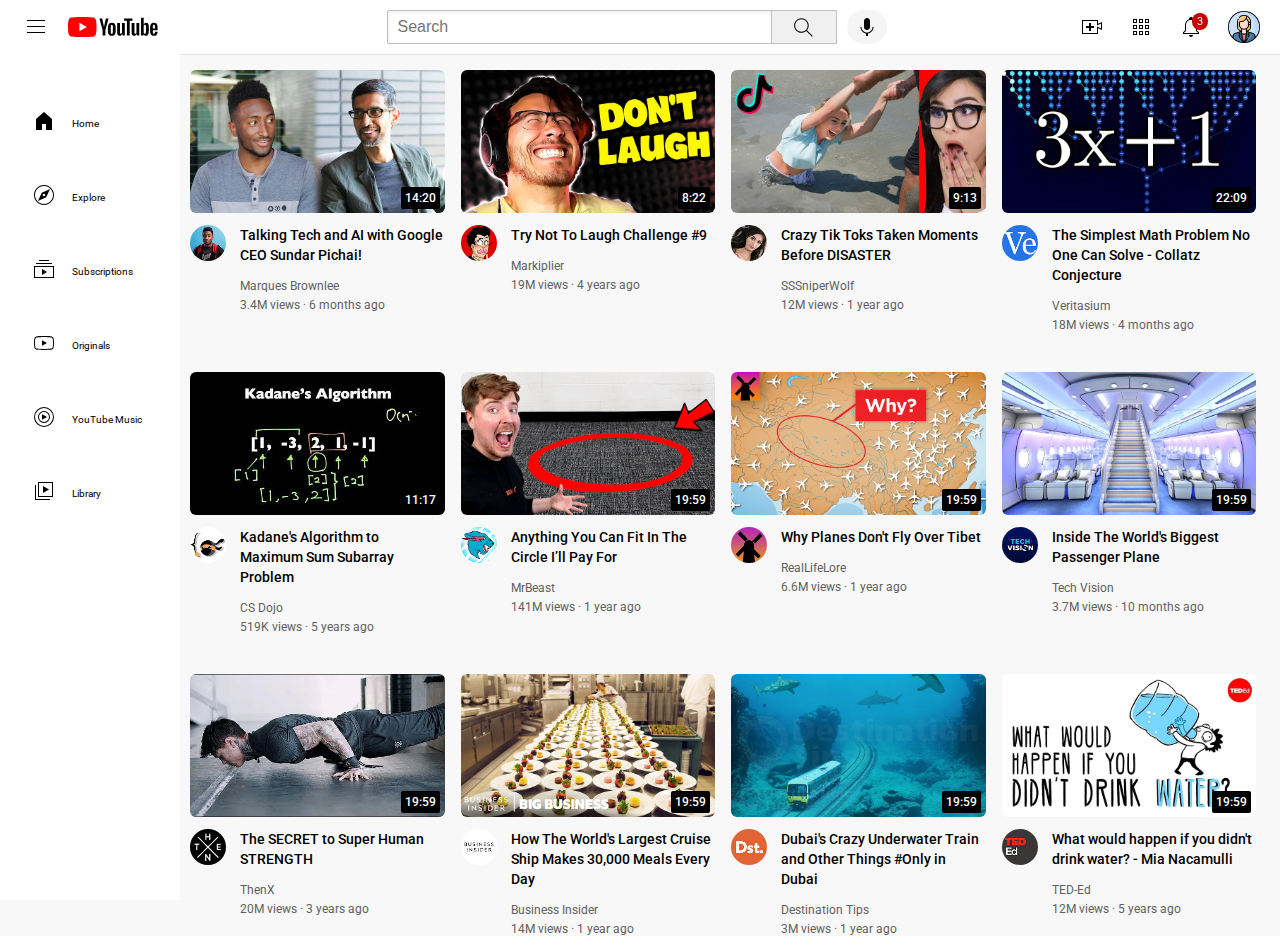
<file: index.html>
<!DOCTYPE html>
<html lang="en">
    <head>
        <meta charset="UTF-8">
        <meta name="author" content="Mariam Abdelazim">
        <meta name="description" content="youtube as my html and css project">
        <meta name="viewport" content="width=device-width, initial-scale=1">
        <link rel="icon" href="youtubeicon.png">
        <link rel="stylesheet" href="Styles/videopre.css">
        <link rel="stylesheet" href="Styles/header.css">
        <link rel="stylesheet" href="Styles/general.css">
        <link rel="stylesheet" href="Styles/sidebar.css">
        <link rel="preconnect" href="https://fonts.googleapis.com">
        <link rel="preconnect" href="https://fonts.gstatic.com" crossorigin>
        <link href="https://fonts.googleapis.com/css2?family=Roboto:wght@400;500;700&display=swap" rel="stylesheet">
        <title>Youtube</title>
    </head>
    <body>
            <header class="head">
                <div class="left-section"><img class="hamburger-menu" src="header/hamburger-menu.svg" alt=""><img class="youtube-logo" src="header/youtube-logo.svg" alt=""></div>
                <div class="middle-section">
                    <input class="search-bar" type="text" placeholder="Search">
                    <button class="search-button">
                        <img class="search-image" src="header/search.svg" alt="search image">
                        <div class="tooltip">Search</div>
                    </button>
                    <button class="voice-search-button">
                        <img class="voice-search-icon" src="header/voice-search-icon.svg" alt="voice search image">
                        <div class="tooltip">Search with your voice</div>
                    </button>
                </div>
                <div class="right-section">
                    <div class="upload-icon-container">
                        <img class="upload-icon" src="header/upload.svg" alt="">
                        <div class="tooltip">Create</div>
                    </div>
                    <div class="youtube-apps-icon-container">
                        <img class="youtube-apps-icon" src="header/youtube-apps.svg" alt="">
                        <div class="tooltip">YouTube apps</div>
                    </div>
                    <div class="notif-div">
                    <img class="notifications-icon" src="header/notifications.svg" alt="">
                    <div class="notif-number">3</div>
                    <div class="tooltip">Notifications</div>
                    </div>
                    <img class="current-user-picture" src="header/profile-icon.png" alt="">
                </div>
            
            </header>
       
            <nav class="sidebar">
               <div class="sidebar-link"><img src="sidebar-icons/home.svg" alt="home icon">
                <div>Home</div>
               </div>
               <div class="sidebar-link">
                <img src="sidebar-icons/explore.svg" alt="explore icon"> <div>Explore</div>
               </div>
               <div class="sidebar-link">
                <img src="sidebar-icons/subscriptions.svg" alt="subscriptions icon">
                <div>Subscriptions</div>
               </div>
               <div class="sidebar-link">
                <img src="sidebar-icons/originals.svg" alt="originals icon"> 
                <div>Originals</div>
               </div>
               <div class="sidebar-link">
                <img src="sidebar-icons/youtube-music.svg" alt="youtube music icon">
                 <div>YouTube Music</div>
               </div>
               <div class="sidebar-link">
                <img src="sidebar-icons/library.svg" alt="library icon"> <div>Library</div>
               </div>
               
            </nav>
            <main>
            <section class="video-grid">
            <div class="video-preview"> <!-- div for the entire video preview -->
                <div class="thumbnail-row"><!--  div for the thumbnail -->
                    <a href="https://www.youtube.com/watch?v=n2RNcPRtAiY"><img class="thumbnail" src="thumbnails/thumbnail-1.webp" alt="Marques Brownlee's thumbnail"></a>
                    <div class="video-time">14:20</div>

                </div>
                <div class="video-info-grid"><!--  div for vertical layout underneath thumbnail! -->
                    <div class="channel-pic"> <!-- div for profile pic for horizontel layout -->
                        <a href="https://www.youtube.com/c/mkbhd">
                        <img class="profile-pic" src="profile-pictures/profile-1.jpeg" alt="Marques Brownlee's profile picture.">
              
                    </a>
                    </div>
                    <div class="video-info"> <!-- div for left of profile pic for horizontel layout! -->
                       <a href="https://www.youtube.com/watch?v=n2RNcPRtAiY">
                        <p class="video-title">
                            Talking Tech and AI with Google CEO  Sundar Pichai!
                        </p>
                       </a>
                
                        <p class="video-author">
                            <a href="https://www.youtube.com/c/mkbhd">Marques Brownlee</a>
                        </p>
                        <p class="video-stats">
                            3.4M views &#183; 6 months ago
                        </p>
                    </div>
                    
                   
                </div>
           
             </div>
                 
            <div class="video-preview"> <!-- div for the entire video preview -->
                <div class="thumbnail-row"><!--  div for the thumbnail -->
                    <a href="https://www.youtube.com/watch?v=mP0RAo9SKZk"><img class="thumbnail" src="thumbnails/thumbnail-2.webp" alt="Markiplier's thumbnail"></a>
                    <div class="video-time">8:22</div>
                </div>
                <div class="video-info-grid"><!--  div for vertical layout underneath thumbnail! -->
                    <div class="channel-pic"> <!-- div for profile pic for horizontel layout -->
                        <a href="https://www.youtube.com/@markiplier">
                        <img class="profile-pic" src="profile-pictures/profile-2.jpeg" alt="Markiplier's profile picture.">
                        </a>
                    </div>
                    <div class="video-info"> <!-- div for left of profile pic for horizontel layout! -->
                        <a href="https://www.youtube.com/watch?v=mP0RAo9SKZk">
                        <p class="video-title">
                            Try Not To Laugh Challenge #9
                        </p>
                       </a>
                        <p class="video-author">
                            <a href="https://www.youtube.com/@markiplier">Markiplier</a>
                        </p>
                        <p class="video-stats">
                            19M views &#183; 4 years ago
                        </p>
                    </div>
                    
                   
                </div>
           
             </div>
           
            <div class="video-preview"> <!-- div for the entire video preview -->
                <div class="thumbnail-row"><!--  div for the thumbnail -->
                    <a href="https://www.youtube.com/watch?v=FgjPQQeTh1w"><img class="thumbnail" src="thumbnails/thumbnail-3.webp" alt="SSSniperWolf's thumbnail"></a>
                    <div class="video-time">9:13</div>
                </div>
                <div class="video-info-grid"><!--  div for vertical layout underneath thumbnail! -->
                    <div class="channel-pic"> <!-- div for profile pic for horizontel layout -->
                        <a href="https://www.youtube.com/user/SSSniperWolf">
                        <img class="profile-pic" src="profile-pictures/profile-3.jpeg" alt="SSSniperWolf's profile picture.">
                        </a>
                    </div>
                    <div class="video-info"> <!-- div for left of profile pic for horizontel layout! -->
                        <a href="https://www.youtube.com/watch?v=FgjPQQeTh1w">
                        <p class="video-title">
                        Crazy Tik Toks Taken Moments Before DISASTER
                        </p>
                        </a>
                        <p class="video-author">
                            <a href="https://www.youtube.com/user/SSSniperWolf">SSSniperWolf</a>
                        </p>
                        <p class="video-stats">
                            12M views &#183; 1 year ago
                        </p>
                    </div>
                    
                   
                </div>
           
             </div>
                 
            <div class="video-preview"> <!-- div for the entire video preview -->
                <div class="thumbnail-row"><!--  div for the thumbnail -->
                    <a href="https://www.youtube.com/watch?v=094y1Z2wpJg"><img class="thumbnail" src="thumbnails/thumbnail-4.webp" alt="Veritasium's thumbnail"></a>
                    <div class="video-time">22:09</div>
                </div>
                <div class="video-info-grid"><!--  div for vertical layout underneath thumbnail! -->
                    <div class="channel-pic"> <!-- div for profile pic for horizontel layout -->
                        <a href="https://www.youtube.com/c/veritasium">
                        <img class="profile-pic" src="profile-pictures/profile-4.jpeg" alt="Veritasium's profile picture.">
                        </a>
                    </div>
                    <div class="video-info"> <!-- div for left of profile pic for horizontel layout! -->
                        <a href="https://www.youtube.com/watch?v=094y1Z2wpJg">
                        <p class="video-title">
                            The Simplest Math Problem No One Can Solve - Collatz Conjecture
                        </p>
                        </a>
                        <p class="video-author">
                            <a href="https://www.youtube.com/c/veritasium">Veritasium</a>
                        </p>
                        <p class="video-stats">
                            18M views &#183; 4 months ago
                        </p>
                    </div>
                    
                   
                </div>
           
             </div>
            <div class="video-preview"> <!-- div for the entire video preview -->
                <div class="thumbnail-row"><!--  div for the thumbnail -->
                    <a href="https://www.youtube.com/watch?v=86CQq3pKSUw"><img class="thumbnail" src="thumbnails/thumbnail-5.webp" alt="CS Dojo's thumbnail"></a>
                    <div class="video-time">11:17</div>
                </div>
                <div class="video-info-grid"><!--  div for vertical layout underneath thumbnail! -->
                    <div class="channel-pic"> <!-- div for profile pic for horizontel layout -->
                        <a href="https://www.youtube.com/c/CSDojo">
                        <img class="profile-pic" src="profile-pictures/profile-5.jpeg" alt="CS Dojo's profile picture.">
                       </a>
                    </div>
                    <div class="video-info"> <!-- div for left of profile pic for horizontel layout! -->
                        <a href="https://www.youtube.com/watch?v=86CQq3pKSUw">
                        <p class="video-title">
                            Kadane's Algorithm to Maximum Sum Subarray Problem
                        </p>
                    </a>
                        <p class="video-author">
                            <a href="https://www.youtube.com/c/CSDojo">CS Dojo</a>
                        </p>
                        <p class="video-stats">
                            519K views &#183; 5 years ago
                        </p>
                    </div>
                    
                   
                </div>
           
             </div>
                 
            <div class="video-preview"> <!-- div for the entire video preview -->
                <div class="thumbnail-row"><!--  div for the thumbnail -->
                    <a href="https://www.youtube.com/watch?v=yXWw0_UfSFg"><img class="thumbnail" src="thumbnails/thumbnail-6.webp" alt="MrBeast's thumbnail"></a>
                    <div class="video-time">19:59</div>
                </div>
                <div class="video-info-grid"><!--  div for vertical layout underneath thumbnail! -->
                    <div class="channel-pic"> <!-- div for profile pic for horizontel layout -->
                        <a href="https://www.youtube.com/channel/UCX6OQ3DkcsbYNE6H8uQQuVA">
                        <img class="profile-pic" src="profile-pictures/profile-6.jpeg" alt="MrBeast's profile picture.">
                        </a>
                    </div>
                    <div class="video-info"> <!-- div for left of profile pic for horizontel layout! -->
                        <a href="https://www.youtube.com/watch?v=yXWw0_UfSFg">
                        <p class="video-title">
                            Anything You Can Fit In The Circle I’ll Pay For
                        </p>
                        </a>
                        <p class="video-author">
                            <a href="https://www.youtube.com/channel/UCX6OQ3DkcsbYNE6H8uQQuVA">MrBeast</a>
                        </p>
                        <p class="video-stats">
                            141M views &#183; 1 year ago
                        </p>
                    </div>
                    
                   
                </div>
           
             </div>
            <div class="video-preview"> <!-- div for the entire video preview -->
                <div class="thumbnail-row"><!--  div for the thumbnail -->
                    <a href="https://www.youtube.com/watch?v=fNVa1qMbF9Y"><img class="thumbnail" src="thumbnails/thumbnail-7.webp" alt="RealLifeLore's thumbnail"></a>
                    <div class="video-time">19:59</div>
                </div>
                <div class="video-info-grid"><!--  div for vertical layout underneath thumbnail! -->
                    <div class="channel-pic"> <!-- div for profile pic for horizontel layout -->
                        <a href="https://www.youtube.com/channel/UCP5tjEmvPItGyLhmjdwP7Ww">
                        <img class="profile-pic" src="profile-pictures/profile-7.jpeg" alt="RealLifeLore's profile picture.">
                        </a>
                    </div>
                    <div class="video-info"> <!-- div for left of profile pic for horizontel layout! -->
                        <a href="https://www.youtube.com/watch?v=fNVa1qMbF9Y">
                        <p class="video-title">
                            Why Planes Don't Fly Over Tibet
                        </p>
                        </a>
                        <p class="video-author">
                            <a href="https://www.youtube.com/channel/UCP5tjEmvPItGyLhmjdwP7Ww">RealLifeLore</a>
                        </p>
                        <p class="video-stats">
                            6.6M views &#183; 1 year ago
                        </p>
                    </div>
                    
                   
                </div>
           
             </div>
            <div class="video-preview"> <!-- div for the entire video preview -->
                <div class="thumbnail-row"><!--  div for the thumbnail -->
                    <a href="https://www.youtube.com/watch?v=lFm4EM1juls"><img class="thumbnail" src="thumbnails/thumbnail-8.webp" alt="Tech Vision's thumbnail"></a>
                    <div class="video-time">19:59</div>
                </div>
                <div class="video-info-grid"><!--  div for vertical layout underneath thumbnail! -->
                    <div class="channel-pic"> <!-- div for profile pic for horizontel layout -->
                        <a href="https://www.youtube.com/channel/UCHAK6CyegY22Zj2GWrcaIxg">
                        <img class="profile-pic" src="profile-pictures/profile-8.jpeg" alt="Tech Vision's profile picture.">
                        </a>
                    </div>
                    <div class="video-info"> <!-- div for left of profile pic for horizontel layout! -->
                        <a href="https://www.youtube.com/watch?v=lFm4EM1juls">
                        <p class="video-title">
                            Inside The World's Biggest Passenger Plane
                        </p>
                        </a>
                        <p class="video-author">
                            <a href="https://www.youtube.com/channel/UCHAK6CyegY22Zj2GWrcaIxg">Tech Vision</a>
                        </p>
                        <p class="video-stats">
                            3.7M views &#183; 10 months ago
                        </p>
                    </div>
                    
                   
                </div>
           
             </div>
            <div class="video-preview"> <!-- div for the entire video preview -->
                <div class="thumbnail-row"><!--  div for the thumbnail -->
                    <a href="https://www.youtube.com/watch?v=ixmxOlcrlUc"><img class="thumbnail" src="thumbnails/thumbnail-9.webp" alt="ThenX's thumbnail"></a>
                    <div class="video-time">19:59</div>
                </div>
                <div class="video-info-grid"><!--  div for vertical layout underneath thumbnail! -->
                    <div class="channel-pic"> <!-- div for profile pic for horizontel layout -->
                        <a href="https://www.youtube.com/c/OFFICIALTHENXSTUDIOS">
                        <img class="profile-pic" src="profile-pictures/profile-9.jpeg" alt="ThenX's profile picture.">
                        </a>
                    </div>
                    <div class="video-info"> <!-- div for left of profile pic for horizontel layout! -->
                        <a href="https://www.youtube.com/watch?v=ixmxOlcrlUc">
                        <p class="video-title">
                            The SECRET to Super Human STRENGTH
                        </p>
                        </a>
                        <p class="video-author">
                            <a href="https://www.youtube.com/c/OFFICIALTHENXSTUDIOS">ThenX</a>
                        </p>
                        <p class="video-stats">
                            20M views &#183; 3 years ago
                        </p>
                    </div>
                    
                   
                </div>
           
             </div>
            <div class="video-preview"> <!-- div for the entire video preview -->
                <div class="thumbnail-row"><!--  div for the thumbnail -->
                    <a href="https://www.youtube.com/watch?v=R2vXbFp5C9o"><img class="thumbnail" src="thumbnails/thumbnail-10.webp" alt="Business Insider's thumbnail"></a>
                    <div class="video-time">19:59</div>
                </div>
                <div class="video-info-grid"><!--  div for vertical layout underneath thumbnail! -->
                    <div class="channel-pic"> <!-- div for profile pic for horizontel layout -->
                        <a href="https://www.youtube.com/user/businessinsider">
                        <img class="profile-pic" src="profile-pictures/profile-10.jpeg" alt="Business Insider's profile picture.">
                        </a>
                    </div>
                    <div class="video-info"> <!-- div for left of profile pic for horizontel layout! -->
                        <a href="https://www.youtube.com/watch?v=R2vXbFp5C9o">
                        <p class="video-title">
                            How The World's Largest Cruise Ship Makes 30,000 Meals Every Day
                        </p>
                        </a>
                        <p class="video-author">
                            <a href="https://www.youtube.com/user/businessinsider">Business Insider</a>
                        </p>
                        <p class="video-stats">
                            14M views &#183; 1 year ago
                        </p>
                    </div>
                    
                   
                </div>
           
             </div>
            <div class="video-preview"> <!-- div for the entire video preview -->
                <div class="thumbnail-row"><!--  div for the thumbnail -->
                    <a href="https://www.youtube.com/watch?v=0nZuYyXET3s"><img class="thumbnail" src="thumbnails/thumbnail-11.webp" alt="Destination Tips's thumbnail"></a>
                    <div class="video-time">19:59</div>
                </div>
                <div class="video-info-grid"><!--  div for vertical layout underneath thumbnail! -->
                    <div class="channel-pic"> <!-- div for profile pic for horizontel layout -->
                        <a href="https://www.youtube.com/c/Destinationtips">
                        <img class="profile-pic" src="profile-pictures/profile-11.jpeg" alt="Destination Tips's profile picture.">
                        </a>
                    </div>
                    <div class="video-info"> <!-- div for left of profile pic for horizontel layout! -->
                        <a href="https://www.youtube.com/watch?v=0nZuYyXET3s">
                        <p class="video-title">    
                            Dubai's Crazy Underwater Train and Other Things #Only in Dubai
                        </p>
                        </a>
                        <p class="video-author">
                            <a href="https://www.youtube.com/c/Destinationtips">Destination Tips</a>
                        </p>
                        <p class="video-stats">
                            3M views &#183; 1 year ago
                        </p>
                    </div>
                    
                   
                </div>
           
             </div>
            <div class="video-preview"> <!-- div for the entire video preview -->
                <div class="thumbnail-row"><!--  div for the thumbnail -->
                    <a href="https://www.youtube.com/watch?v=9iMGFqMmUFs"><img class="thumbnail" src="thumbnails/thumbnail-12.webp" alt="TED-Ed's thumbnail"></a>
                    <div class="video-time">19:59</div>
                </div>
                <div class="video-info-grid"><!--  div for vertical layout underneath thumbnail! -->
                    <div class="channel-pic"> <!-- div for profile pic for horizontel layout -->
                        <a href="https://www.youtube.com/teded">
                        <img class="profile-pic" src="profile-pictures/profile-12.jpeg" alt="TED-Ed's profile picture.">
                        </a>
                    </div>
                    <div class="video-info"> <!-- div for left of profile pic for horizontel layout! -->
                        <a href="https://www.youtube.com/watch?v=9iMGFqMmUFs">
                        <p class="video-title">    
                            What would happen if you didn&#39;t drink water? - Mia Nacamulli
                        </p>
                        </a>
                        <p class="video-author">
                            <a href="https://www.youtube.com/teded">TED-Ed</a>
                        </p>
                        <p class="video-stats">
                            12M views &#183; 5 years ago
                        </p>
                    </div>
                    
                   
                </div>
           
             </div>

            </section>

             </main>

    </body>
</html>
</file>
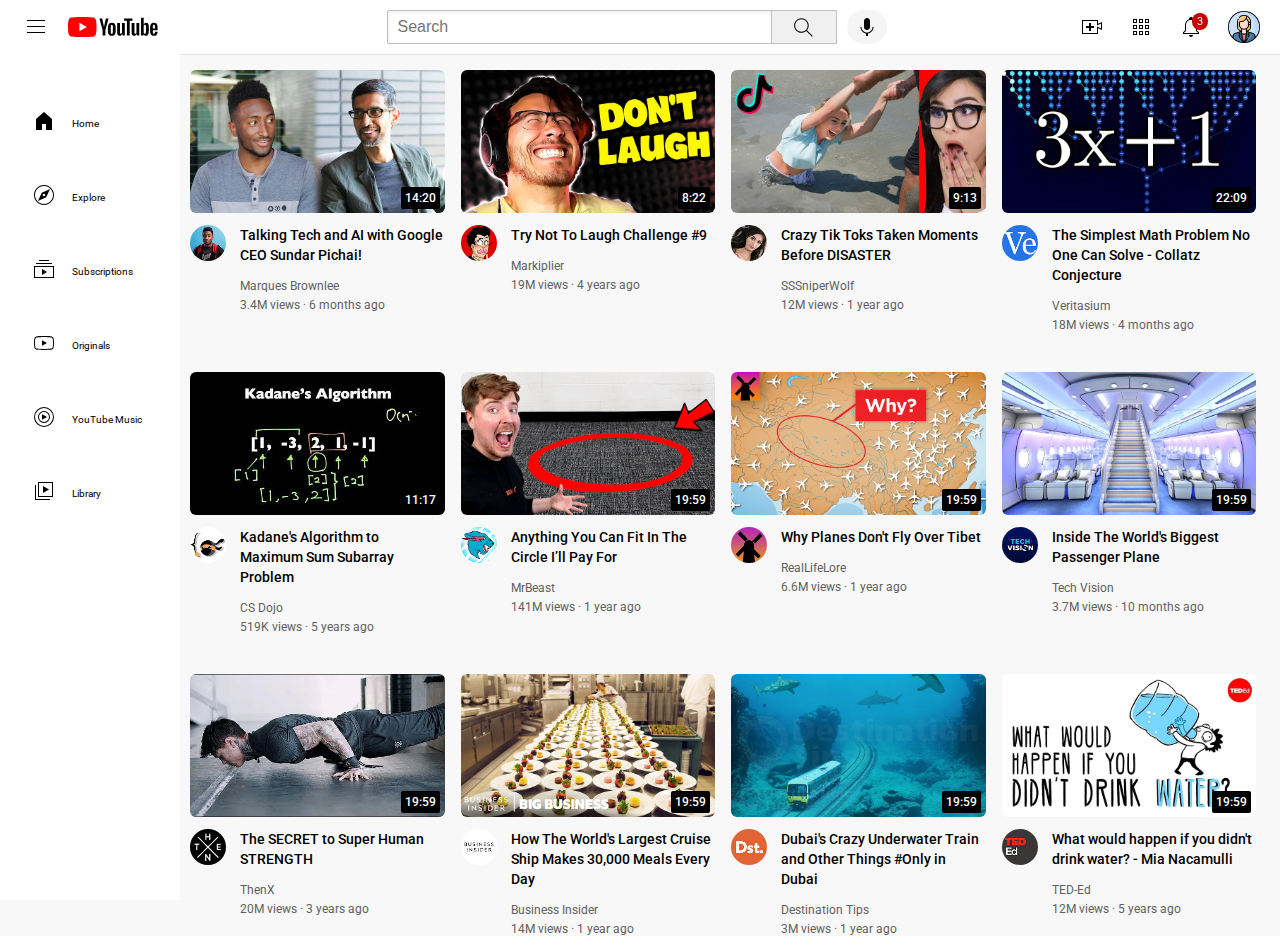
<file: youtube.html>
<!DOCTYPE html>
<html lang="en">
    <head>
        <meta charset="UTF-8">
        <meta name="author" content="Mariam Abdelazim">
        <meta name="description" content="youtube as my html and css project">
        <meta name="viewport" content="width=device-width, initial-scale=1">
        <link rel="icon" href="youtubeicon.png">
        <link rel="stylesheet" href="Styles/videopre.css">
        <link rel="stylesheet" href="Styles/header.css">
        <link rel="stylesheet" href="Styles/general.css">
        <link rel="stylesheet" href="Styles/sidebar.css">
        <link rel="preconnect" href="https://fonts.googleapis.com">
        <link rel="preconnect" href="https://fonts.gstatic.com" crossorigin>
        <link href="https://fonts.googleapis.com/css2?family=Roboto:wght@400;500;700&display=swap" rel="stylesheet">
        <title>Youtube</title>
    </head>
    <body>
            <header class="head">
                <div class="left-section"><img class="hamburger-menu" src="header/hamburger-menu.svg" alt=""><img class="youtube-logo" src="header/youtube-logo.svg" alt=""></div>
                <div class="middle-section">
                    <input class="search-bar" type="text" placeholder="Search">
                    <button class="search-button">
                        <img class="search-image" src="header/search.svg" alt="search image">
                        <div class="tooltip">Search</div>
                    </button>
                    <button class="voice-search-button">
                        <img class="voice-search-icon" src="header/voice-search-icon.svg" alt="voice search image">
                        <div class="tooltip">Search with your voice</div>
                    </button>
                </div>
                <div class="right-section">
                    <div class="upload-icon-container">
                        <img class="upload-icon" src="header/upload.svg" alt="">
                        <div class="tooltip">Create</div>
                    </div>
                    <div class="youtube-apps-icon-container">
                        <img class="youtube-apps-icon" src="header/youtube-apps.svg" alt="">
                        <div class="tooltip">YouTube apps</div>
                    </div>
                    <div class="notif-div">
                    <img class="notifications-icon" src="header/notifications.svg" alt="">
                    <div class="notif-number">3</div>
                    <div class="tooltip">Notifications</div>
                    </div>
                    <img class="current-user-picture" src="header/profile-icon.png" alt="">
                </div>
            
            </header>
       
            <nav class="sidebar">
               <div class="sidebar-link"><img src="sidebar-icons/home.svg" alt="home icon">
                <div>Home</div>
               </div>
               <div class="sidebar-link">
                <img src="sidebar-icons/explore.svg" alt="explore icon"> <div>Explore</div>
               </div>
               <div class="sidebar-link">
                <img src="sidebar-icons/subscriptions.svg" alt="subscriptions icon">
                <div>Subscriptions</div>
               </div>
               <div class="sidebar-link">
                <img src="sidebar-icons/originals.svg" alt="originals icon"> 
                <div>Originals</div>
               </div>
               <div class="sidebar-link">
                <img src="sidebar-icons/youtube-music.svg" alt="youtube music icon">
                 <div>YouTube Music</div>
               </div>
               <div class="sidebar-link">
                <img src="sidebar-icons/library.svg" alt="library icon"> <div>Library</div>
               </div>
               
            </nav>
            <main>
            <section class="video-grid">
            <div class="video-preview"> <!-- div for the entire video preview -->
                <div class="thumbnail-row"><!--  div for the thumbnail -->
                    <a href="https://www.youtube.com/watch?v=n2RNcPRtAiY"><img class="thumbnail" src="thumbnails/thumbnail-1.webp" alt="Marques Brownlee's thumbnail"></a>
                    <div class="video-time">14:20</div>

                </div>
                <div class="video-info-grid"><!--  div for vertical layout underneath thumbnail! -->
                    <div class="channel-pic"> <!-- div for profile pic for horizontel layout -->
                        <a href="https://www.youtube.com/c/mkbhd">
                        <img class="profile-pic" src="profile-pictures/profile-1.jpeg" alt="Marques Brownlee's profile picture.">
              
                    </a>
                    </div>
                    <div class="video-info"> <!-- div for left of profile pic for horizontel layout! -->
                       <a href="https://www.youtube.com/watch?v=n2RNcPRtAiY">
                        <p class="video-title">
                            Talking Tech and AI with Google CEO  Sundar Pichai!
                        </p>
                       </a>
                
                        <p class="video-author">
                            <a href="https://www.youtube.com/c/mkbhd">Marques Brownlee</a>
                        </p>
                        <p class="video-stats">
                            3.4M views &#183; 6 months ago
                        </p>
                    </div>
                    
                   
                </div>
           
             </div>
                 
            <div class="video-preview"> <!-- div for the entire video preview -->
                <div class="thumbnail-row"><!--  div for the thumbnail -->
                    <a href="https://www.youtube.com/watch?v=mP0RAo9SKZk"><img class="thumbnail" src="thumbnails/thumbnail-2.webp" alt="Markiplier's thumbnail"></a>
                    <div class="video-time">8:22</div>
                </div>
                <div class="video-info-grid"><!--  div for vertical layout underneath thumbnail! -->
                    <div class="channel-pic"> <!-- div for profile pic for horizontel layout -->
                        <a href="https://www.youtube.com/@markiplier">
                        <img class="profile-pic" src="profile-pictures/profile-2.jpeg" alt="Markiplier's profile picture.">
                        </a>
                    </div>
                    <div class="video-info"> <!-- div for left of profile pic for horizontel layout! -->
                        <a href="https://www.youtube.com/watch?v=mP0RAo9SKZk">
                        <p class="video-title">
                            Try Not To Laugh Challenge #9
                        </p>
                       </a>
                        <p class="video-author">
                            <a href="https://www.youtube.com/@markiplier">Markiplier</a>
                        </p>
                        <p class="video-stats">
                            19M views &#183; 4 years ago
                        </p>
                    </div>
                    
                   
                </div>
           
             </div>
           
            <div class="video-preview"> <!-- div for the entire video preview -->
                <div class="thumbnail-row"><!--  div for the thumbnail -->
                    <a href="https://www.youtube.com/watch?v=FgjPQQeTh1w"><img class="thumbnail" src="thumbnails/thumbnail-3.webp" alt="SSSniperWolf's thumbnail"></a>
                    <div class="video-time">9:13</div>
                </div>
                <div class="video-info-grid"><!--  div for vertical layout underneath thumbnail! -->
                    <div class="channel-pic"> <!-- div for profile pic for horizontel layout -->
                        <a href="https://www.youtube.com/user/SSSniperWolf">
                        <img class="profile-pic" src="profile-pictures/profile-3.jpeg" alt="SSSniperWolf's profile picture.">
                        </a>
                    </div>
                    <div class="video-info"> <!-- div for left of profile pic for horizontel layout! -->
                        <a href="https://www.youtube.com/watch?v=FgjPQQeTh1w">
                        <p class="video-title">
                        Crazy Tik Toks Taken Moments Before DISASTER
                        </p>
                        </a>
                        <p class="video-author">
                            <a href="https://www.youtube.com/user/SSSniperWolf">SSSniperWolf</a>
                        </p>
                        <p class="video-stats">
                            12M views &#183; 1 year ago
                        </p>
                    </div>
                    
                   
                </div>
           
             </div>
                 
            <div class="video-preview"> <!-- div for the entire video preview -->
                <div class="thumbnail-row"><!--  div for the thumbnail -->
                    <a href="https://www.youtube.com/watch?v=094y1Z2wpJg"><img class="thumbnail" src="thumbnails/thumbnail-4.webp" alt="Veritasium's thumbnail"></a>
                    <div class="video-time">22:09</div>
                </div>
                <div class="video-info-grid"><!--  div for vertical layout underneath thumbnail! -->
                    <div class="channel-pic"> <!-- div for profile pic for horizontel layout -->
                        <a href="https://www.youtube.com/c/veritasium">
                        <img class="profile-pic" src="profile-pictures/profile-4.jpeg" alt="Veritasium's profile picture.">
                        </a>
                    </div>
                    <div class="video-info"> <!-- div for left of profile pic for horizontel layout! -->
                        <a href="https://www.youtube.com/watch?v=094y1Z2wpJg">
                        <p class="video-title">
                            The Simplest Math Problem No One Can Solve - Collatz Conjecture
                        </p>
                        </a>
                        <p class="video-author">
                            <a href="https://www.youtube.com/c/veritasium">Veritasium</a>
                        </p>
                        <p class="video-stats">
                            18M views &#183; 4 months ago
                        </p>
                    </div>
                    
                   
                </div>
           
             </div>
            <div class="video-preview"> <!-- div for the entire video preview -->
                <div class="thumbnail-row"><!--  div for the thumbnail -->
                    <a href="https://www.youtube.com/watch?v=86CQq3pKSUw"><img class="thumbnail" src="thumbnails/thumbnail-5.webp" alt="CS Dojo's thumbnail"></a>
                    <div class="video-time">11:17</div>
                </div>
                <div class="video-info-grid"><!--  div for vertical layout underneath thumbnail! -->
                    <div class="channel-pic"> <!-- div for profile pic for horizontel layout -->
                        <a href="https://www.youtube.com/c/CSDojo">
                        <img class="profile-pic" src="profile-pictures/profile-5.jpeg" alt="CS Dojo's profile picture.">
                       </a>
                    </div>
                    <div class="video-info"> <!-- div for left of profile pic for horizontel layout! -->
                        <a href="https://www.youtube.com/watch?v=86CQq3pKSUw">
                        <p class="video-title">
                            Kadane's Algorithm to Maximum Sum Subarray Problem
                        </p>
                    </a>
                        <p class="video-author">
                            <a href="https://www.youtube.com/c/CSDojo">CS Dojo</a>
                        </p>
                        <p class="video-stats">
                            519K views &#183; 5 years ago
                        </p>
                    </div>
                    
                   
                </div>
           
             </div>
                 
            <div class="video-preview"> <!-- div for the entire video preview -->
                <div class="thumbnail-row"><!--  div for the thumbnail -->
                    <a href="https://www.youtube.com/watch?v=yXWw0_UfSFg"><img class="thumbnail" src="thumbnails/thumbnail-6.webp" alt="MrBeast's thumbnail"></a>
                    <div class="video-time">19:59</div>
                </div>
                <div class="video-info-grid"><!--  div for vertical layout underneath thumbnail! -->
                    <div class="channel-pic"> <!-- div for profile pic for horizontel layout -->
                        <a href="https://www.youtube.com/channel/UCX6OQ3DkcsbYNE6H8uQQuVA">
                        <img class="profile-pic" src="profile-pictures/profile-6.jpeg" alt="MrBeast's profile picture.">
                        </a>
                    </div>
                    <div class="video-info"> <!-- div for left of profile pic for horizontel layout! -->
                        <a href="https://www.youtube.com/watch?v=yXWw0_UfSFg">
                        <p class="video-title">
                            Anything You Can Fit In The Circle I’ll Pay For
                        </p>
                        </a>
                        <p class="video-author">
                            <a href="https://www.youtube.com/channel/UCX6OQ3DkcsbYNE6H8uQQuVA">MrBeast</a>
                        </p>
                        <p class="video-stats">
                            141M views &#183; 1 year ago
                        </p>
                    </div>
                    
                   
                </div>
           
             </div>
            <div class="video-preview"> <!-- div for the entire video preview -->
                <div class="thumbnail-row"><!--  div for the thumbnail -->
                    <a href="https://www.youtube.com/watch?v=fNVa1qMbF9Y"><img class="thumbnail" src="thumbnails/thumbnail-7.webp" alt="RealLifeLore's thumbnail"></a>
                    <div class="video-time">19:59</div>
                </div>
                <div class="video-info-grid"><!--  div for vertical layout underneath thumbnail! -->
                    <div class="channel-pic"> <!-- div for profile pic for horizontel layout -->
                        <a href="https://www.youtube.com/channel/UCP5tjEmvPItGyLhmjdwP7Ww">
                        <img class="profile-pic" src="profile-pictures/profile-7.jpeg" alt="RealLifeLore's profile picture.">
                        </a>
                    </div>
                    <div class="video-info"> <!-- div for left of profile pic for horizontel layout! -->
                        <a href="https://www.youtube.com/watch?v=fNVa1qMbF9Y">
                        <p class="video-title">
                            Why Planes Don't Fly Over Tibet
                        </p>
                        </a>
                        <p class="video-author">
                            <a href="https://www.youtube.com/channel/UCP5tjEmvPItGyLhmjdwP7Ww">RealLifeLore</a>
                        </p>
                        <p class="video-stats">
                            6.6M views &#183; 1 year ago
                        </p>
                    </div>
                    
                   
                </div>
           
             </div>
            <div class="video-preview"> <!-- div for the entire video preview -->
                <div class="thumbnail-row"><!--  div for the thumbnail -->
                    <a href="https://www.youtube.com/watch?v=lFm4EM1juls"><img class="thumbnail" src="thumbnails/thumbnail-8.webp" alt="Tech Vision's thumbnail"></a>
                    <div class="video-time">19:59</div>
                </div>
                <div class="video-info-grid"><!--  div for vertical layout underneath thumbnail! -->
                    <div class="channel-pic"> <!-- div for profile pic for horizontel layout -->
                        <a href="https://www.youtube.com/channel/UCHAK6CyegY22Zj2GWrcaIxg">
                        <img class="profile-pic" src="profile-pictures/profile-8.jpeg" alt="Tech Vision's profile picture.">
                        </a>
                    </div>
                    <div class="video-info"> <!-- div for left of profile pic for horizontel layout! -->
                        <a href="https://www.youtube.com/watch?v=lFm4EM1juls">
                        <p class="video-title">
                            Inside The World's Biggest Passenger Plane
                        </p>
                        </a>
                        <p class="video-author">
                            <a href="https://www.youtube.com/channel/UCHAK6CyegY22Zj2GWrcaIxg">Tech Vision</a>
                        </p>
                        <p class="video-stats">
                            3.7M views &#183; 10 months ago
                        </p>
                    </div>
                    
                   
                </div>
           
             </div>
            <div class="video-preview"> <!-- div for the entire video preview -->
                <div class="thumbnail-row"><!--  div for the thumbnail -->
                    <a href="https://www.youtube.com/watch?v=ixmxOlcrlUc"><img class="thumbnail" src="thumbnails/thumbnail-9.webp" alt="ThenX's thumbnail"></a>
                    <div class="video-time">19:59</div>
                </div>
                <div class="video-info-grid"><!--  div for vertical layout underneath thumbnail! -->
                    <div class="channel-pic"> <!-- div for profile pic for horizontel layout -->
                        <a href="https://www.youtube.com/c/OFFICIALTHENXSTUDIOS">
                        <img class="profile-pic" src="profile-pictures/profile-9.jpeg" alt="ThenX's profile picture.">
                        </a>
                    </div>
                    <div class="video-info"> <!-- div for left of profile pic for horizontel layout! -->
                        <a href="https://www.youtube.com/watch?v=ixmxOlcrlUc">
                        <p class="video-title">
                            The SECRET to Super Human STRENGTH
                        </p>
                        </a>
                        <p class="video-author">
                            <a href="https://www.youtube.com/c/OFFICIALTHENXSTUDIOS">ThenX</a>
                        </p>
                        <p class="video-stats">
                            20M views &#183; 3 years ago
                        </p>
                    </div>
                    
                   
                </div>
           
             </div>
            <div class="video-preview"> <!-- div for the entire video preview -->
                <div class="thumbnail-row"><!--  div for the thumbnail -->
                    <a href="https://www.youtube.com/watch?v=R2vXbFp5C9o"><img class="thumbnail" src="thumbnails/thumbnail-10.webp" alt="Business Insider's thumbnail"></a>
                    <div class="video-time">19:59</div>
                </div>
                <div class="video-info-grid"><!--  div for vertical layout underneath thumbnail! -->
                    <div class="channel-pic"> <!-- div for profile pic for horizontel layout -->
                        <a href="https://www.youtube.com/user/businessinsider">
                        <img class="profile-pic" src="profile-pictures/profile-10.jpeg" alt="Business Insider's profile picture.">
                        </a>
                    </div>
                    <div class="video-info"> <!-- div for left of profile pic for horizontel layout! -->
                        <a href="https://www.youtube.com/watch?v=R2vXbFp5C9o">
                        <p class="video-title">
                            How The World's Largest Cruise Ship Makes 30,000 Meals Every Day
                        </p>
                        </a>
                        <p class="video-author">
                            <a href="https://www.youtube.com/user/businessinsider">Business Insider</a>
                        </p>
                        <p class="video-stats">
                            14M views &#183; 1 year ago
                        </p>
                    </div>
                    
                   
                </div>
           
             </div>
            <div class="video-preview"> <!-- div for the entire video preview -->
                <div class="thumbnail-row"><!--  div for the thumbnail -->
                    <a href="https://www.youtube.com/watch?v=0nZuYyXET3s"><img class="thumbnail" src="thumbnails/thumbnail-11.webp" alt="Destination Tips's thumbnail"></a>
                    <div class="video-time">19:59</div>
                </div>
                <div class="video-info-grid"><!--  div for vertical layout underneath thumbnail! -->
                    <div class="channel-pic"> <!-- div for profile pic for horizontel layout -->
                        <a href="https://www.youtube.com/c/Destinationtips">
                        <img class="profile-pic" src="profile-pictures/profile-11.jpeg" alt="Destination Tips's profile picture.">
                        </a>
                    </div>
                    <div class="video-info"> <!-- div for left of profile pic for horizontel layout! -->
                        <a href="https://www.youtube.com/watch?v=0nZuYyXET3s">
                        <p class="video-title">    
                            Dubai's Crazy Underwater Train and Other Things #Only in Dubai
                        </p>
                        </a>
                        <p class="video-author">
                            <a href="https://www.youtube.com/c/Destinationtips">Destination Tips</a>
                        </p>
                        <p class="video-stats">
                            3M views &#183; 1 year ago
                        </p>
                    </div>
                    
                   
                </div>
           
             </div>
            <div class="video-preview"> <!-- div for the entire video preview -->
                <div class="thumbnail-row"><!--  div for the thumbnail -->
                    <a href="https://www.youtube.com/watch?v=9iMGFqMmUFs"><img class="thumbnail" src="thumbnails/thumbnail-12.webp" alt="TED-Ed's thumbnail"></a>
                    <div class="video-time">19:59</div>
                </div>
                <div class="video-info-grid"><!--  div for vertical layout underneath thumbnail! -->
                    <div class="channel-pic"> <!-- div for profile pic for horizontel layout -->
                        <a href="https://www.youtube.com/teded">
                        <img class="profile-pic" src="profile-pictures/profile-12.jpeg" alt="TED-Ed's profile picture.">
                        </a>
                    </div>
                    <div class="video-info"> <!-- div for left of profile pic for horizontel layout! -->
                        <a href="https://www.youtube.com/watch?v=9iMGFqMmUFs">
                        <p class="video-title">    
                            What would happen if you didn&#39;t drink water? - Mia Nacamulli
                        </p>
                        </a>
                        <p class="video-author">
                            <a href="https://www.youtube.com/teded">TED-Ed</a>
                        </p>
                        <p class="video-stats">
                            12M views &#183; 5 years ago
                        </p>
                    </div>
                    
                   
                </div>
           
             </div>

            </section>

             </main>

    </body>
</html>
</file>
<file: Styles/videopre.css>
.video-grid{
    display: grid;
    grid-template-columns: 1fr 1fr 1fr 1fr;
    column-gap: 16px;
    row-gap: 40px;
    margin-bottom: 0;
}
.thumbnail{
    width: 100%;
    box-sizing: border-box;
    cursor: pointer;
    border-radius: 6px;
}

.video-info-grid{
    display: grid;
    grid-template-columns: 50px 1fr;
}
.video-title{
    margin-top: 0;
    cursor: pointer;
    font-size: calc(14rem/16);
    font-weight: 500;
    line-height: calc(20rem/16);
    margin-bottom: calc(10rem/16);
}

.profile-pic{
    width: calc(36rem/16);
    border-radius:  calc(25rem/16);
    cursor: pointer;
}
.thumbnail-row{
    margin-bottom: calc(8rem/16);
    position: relative;
}
a{
    text-decoration: none;
    color: black;
}
.video-author a,.video-stats{
    text-decoration: none;
    color: rgb(96, 96, 96);
    font-size: calc(12rem/16);
}
.video-author{
    margin-bottom: calc(4rem/16);
}
.video-time{
    background-color: black;
    color: white;
    font-weight: 500;
    font-size: 12px;
    padding: 4px;
    border-radius: 2px;
    position: absolute;
    bottom: 8px;
    right: 5px;
}
@media (max-width:505px){

    .video-grid{
        display: grid;
        grid-template-columns: 1fr ;

    }

}
@media (min-width:505px) and (max-width:768px){
.video-grid{
    display: grid;
    grid-template-columns: 1fr 1fr ;

}
}
@media (min-width:1000px) and (max-width:1200px)
{
    body{
        font-size: 14px;
    }
    .video-title{
        font-size: 1rem;
        line-height: 24px;
    }
}
</file>
<file: Styles/header.css>
.head{
    height: 55px;
    display: flex;
    justify-content: space-between;
    position: fixed;  
    top: 0;
    left: 0;
    right: 0;
    background-color: white;
    border-bottom: 1px solid rgb(228, 228, 228);
    z-index: 100;
}
.left-section{
    display: flex;
    align-items: center;
}
.hamburger-menu{
    height: 24px;
    margin-right: 20px;
    margin-left: 24px;
    cursor: pointer;
}
.youtube-logo{
    height: 20px;
    cursor: pointer;
}
.middle-section{
    flex:1;
    margin-left:70px;
    margin-right: 35px;
    max-width: 500px;
    display: flex;
    align-items: center;
}
.search-bar{
    flex:1;
    height: 34px;
    padding-left:10px ;
    font-size: 16px;
    border: 1px solid rgb(192,192,192);
    border-radius: 2px;
    box-shadow: inset 1px 2px 3px rgba(0, 0, 0, 0.05);
    width: 0;
}

.search-bar::placeholder{
    font-size: 16px;
}
.search-button{
    height: 34px;
    width: 66px;
    background-color: rgb(240  , 240, 240);
    border: 1px solid rgb(192, 192, 192);
    margin-left: -1px;
    margin-right: 10px;
    transition: background-color 0.15s;
}
.search-button:hover{
    background-color: rgb(222, 221, 221);
}
.search-button,.voice-search-button,.upload-icon-container,.youtube-apps-icon-container,.notif-div{
    position: relative;
    display: flex;
    justify-content: center;
    align-items: center;
}
.search-button .tooltip,.voice-search-button .tooltip,.upload-icon-container .tooltip,.youtube-apps-icon-container .tooltip,.notif-div .tooltip{
    position: absolute;
    background-color:gray;
    color: white;
    padding-top:4px;
    padding-bottom:4px;
    padding-left: 8px;
    padding-right: 8px;
    border-radius: 2px;
    font-size: 12px;
    bottom: -30px;
    opacity: 0;
    transition: opacity 0.15s;
    pointer-events: none;
    white-space: nowrap ;
}
.search-button:hover .tooltip ,.voice-search-button:hover .tooltip,.upload-icon-container:hover .tooltip ,.youtube-apps-icon-container:hover .tooltip,.notif-div:hover .tooltip{
 opacity: 1;
}
.search-image{
    height: 25px;
}

.voice-search-button{
    height: 34px;
    width: 40px;
    border-radius: 17px;
    border: none;
    background-color: rgb(245, 245, 245);
}
.voice-search-icon{
    height: 24px;
}

.right-section{
width: 180px;
  margin-right: 20px;
  display: flex;
  align-items: center;
  justify-content: space-between;
}
.upload-icon{
    height: 24px;

}
.youtube-apps-icon{
    height: 24px;
}
.notifications-icon{
    height: 24px;
}
.notif-number{
    position: absolute;
    top: -2px;
    right: -5px;
    background-color: rgb(200, 0, 0);
    border-radius: 10px;
    color: white;
    padding-left: 5px;
    padding-right:5px ;
    padding-top: 2px;
    padding-bottom: 2px;
    font-size: 11px;
}
.current-user-picture{
    height: 32px;
    cursor: pointer;
}
</file>
<file: Styles/general.css>
*{
    margin: 0;
    padding: 0;
    box-sizing: border-box;
}

body{
    padding-top: 70px;
    padding-left: 96px;
    padding-right: 24px ;
    background-color: rgb(248, 248, 248);
    font-family: Roboto,Arial;
}
</file>
<file: Styles/sidebar.css>
.sidebar{
    position: fixed;
    left: 0;
    bottom: 0;
    top:54px;
    width: 72px;
    background-color: white;
    padding-top: 5px;
   z-index: 200;
}
.sidebar-link{
    height: 74px;
    display: flex;
    justify-content: center;
    align-items: center;
    flex-direction: column;
}
.sidebar-link:hover{
    background-color: rgb(235, 235, 235);
    cursor: pointer;
}
.sidebar-link img{
    height: 24px;
    margin-bottom: 4px;
}
.sidebar-link div{
    font-size: 10px
}
@media (min-width:1201px){
    .sidebar{
        width: 180px;
        padding: 2rem;
    }
    .sidebar-link {
        height: 74px;
        flex-direction: row;
        justify-content: start;
        align-items: center;
    }
    .sidebar-link img{
        margin-right: 1rem;
    }
    body{
        padding-left: 190px;
    }
}
</file>
